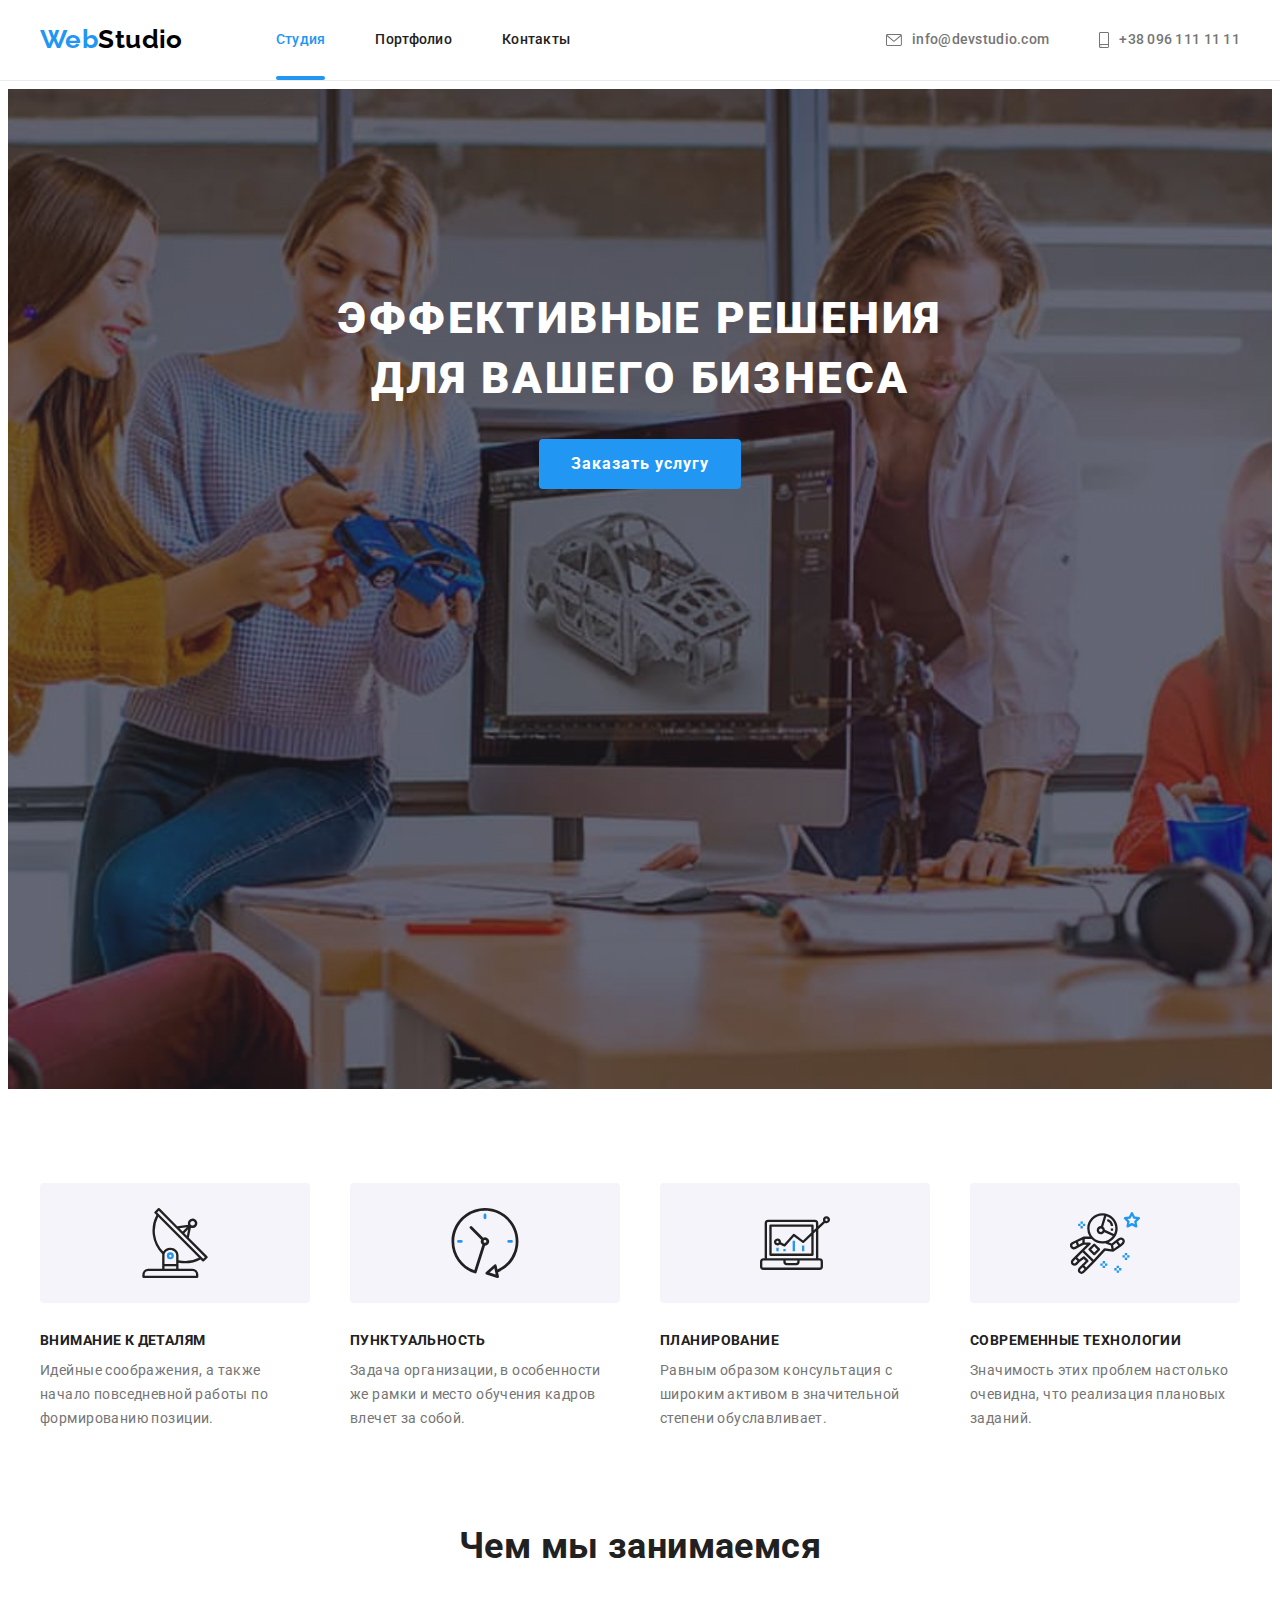
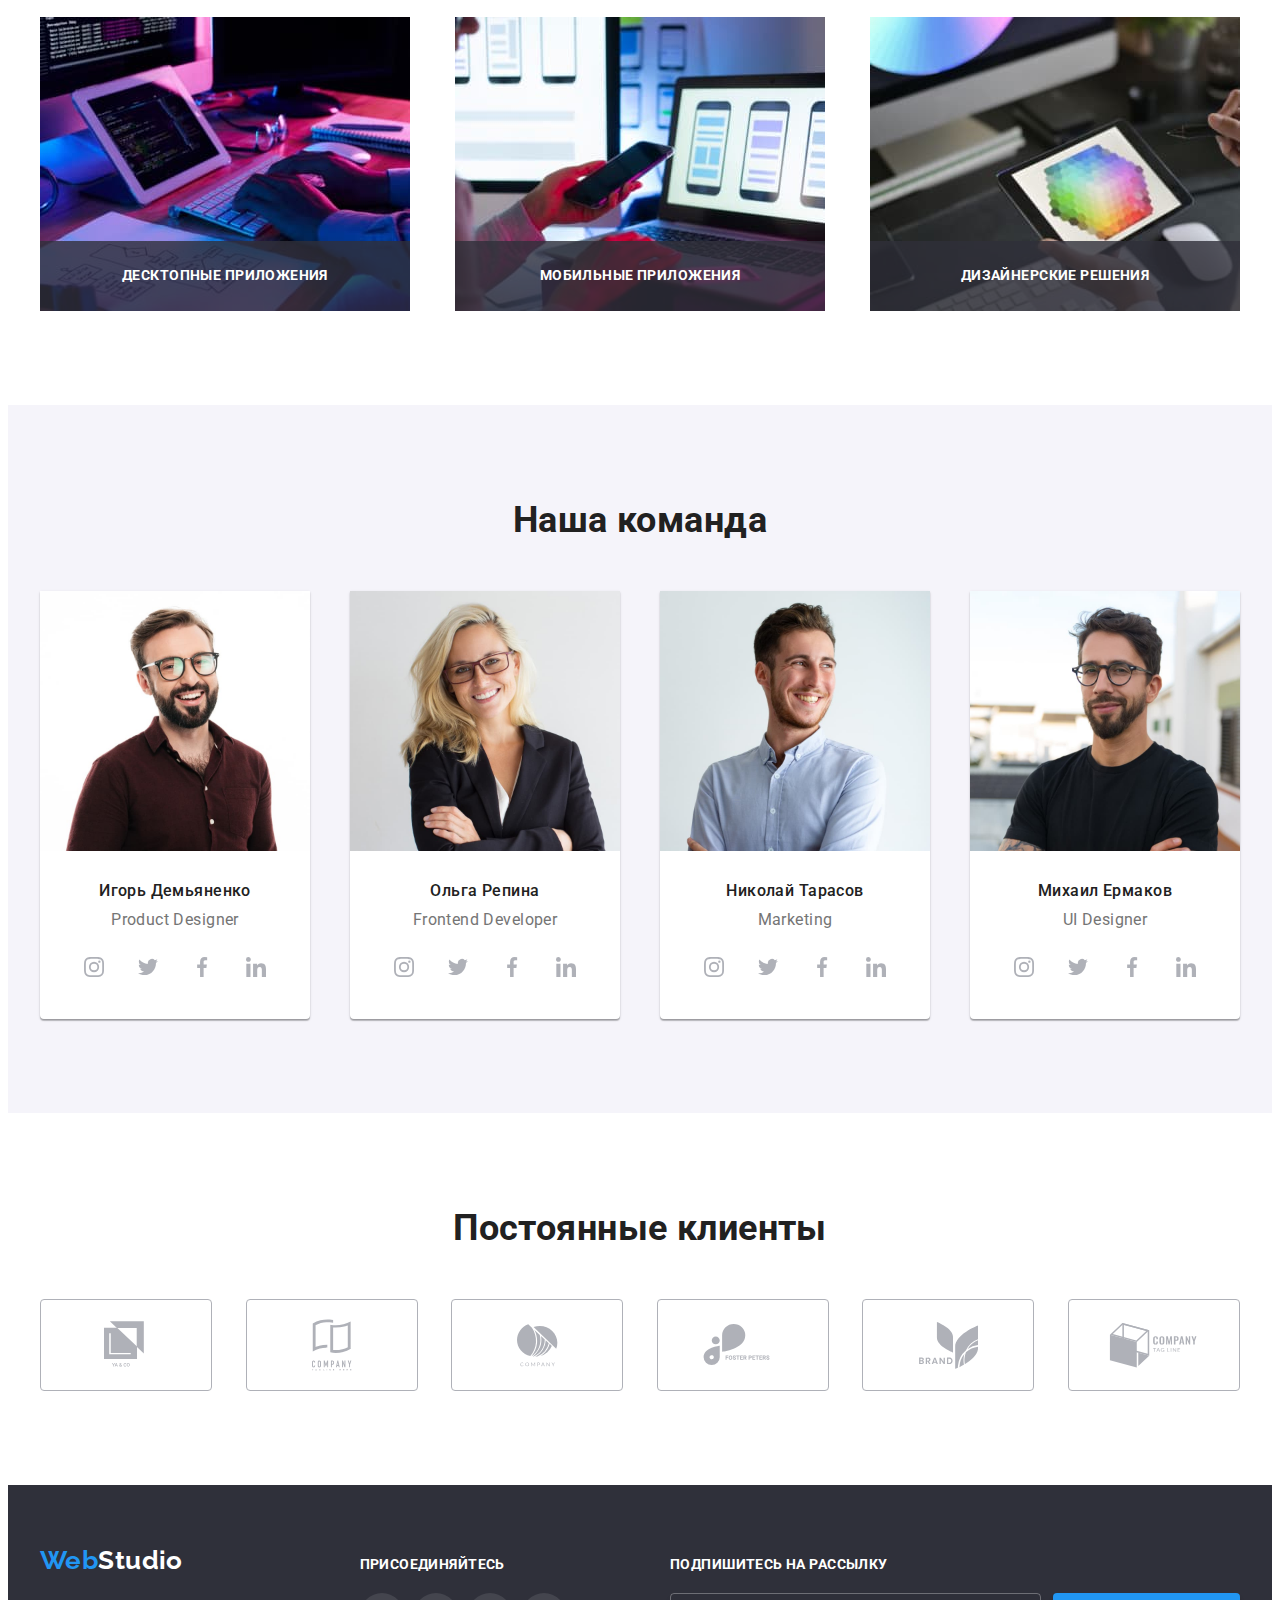
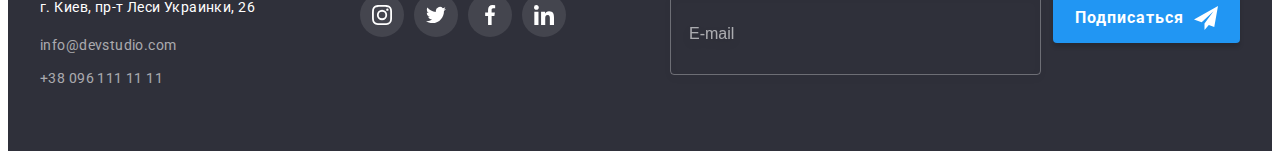
<file: index.html>
<!DOCTYPE html>
<html lang="ru">
	<head>
		<meta charset="UTF-8">
		<meta name="viewport" content="width=device-width, initial-scale=1.0">
		<title>Студия WebStudio</title>
		<link rel="preconnect" href="https://fonts.gstatic.com">
		<link href="https://fonts.googleapis.com/css2?family=Raleway:wght@700&family=Roboto:wght@400;500;700;900&display=swap"
			rel="stylesheet">
		<link rel="stylesheet" href="https://cdnjs.cloudflare.com/ajax/libs/modern-normalize/1.0.0/modern-normalize.css"
			integrity="sha512-Zx6MlUMKSVJoQ+83OwhdILe8cSEsCzfqThJd7J/VA2UrK6Ctj85p+xzqfyuNXE5B1k25uUdmJ2OzItbBy9GHAQ=="
			crossorigin="anonymous" />
		<link rel="stylesheet" href="./css/styles.css">
	</head>
	<body>
		<header class="page-header">
			<div class="container header-container">
				<nav>
					<a class="nav-logo notunderline" href="./index.html">
						<span class="logo-first-part">Web</span>Studio
					</a>
					<ul class="site-nav nolist">
						<li class="item"><a class="link notunderline current" href="">Студия</a></li>
						<li class="item"><a class="link notunderline" href="./portfolio.html">Портфолио</a></li>
						<li class="item"><a class="link notunderline" href="">Контакты</a></li>
					</ul>
				</nav>
				<address class="contacts">
					<ul class="site-contacts nolist">
						<li class="item">
							<a class="link notunderline" href="mailto:info@devstudio.com">
								<svg class="item-icon-envelope">
									<use href="./images/sprite.svg#icon-envelope"></use>
								</svg>
								info@devstudio.com
							</a>
						</li>
						<li class="item">
							<a class="link notunderline" href="tel:+380961111111">
								<svg class="item-icon-smartphone">
									<use href="./images/sprite.svg#icon-smartphone"></use>
								</svg>
								+38 096 111 11 11
							</a>
						</li>	
					</ul> 
				</address>
			</div>
		</header>
		<main>
			<!--? Герой -->
			<section class="hero">
				<div class="content-hero">
					<h1 class="hero-title upcase">Эффективные решения<br> для вашего бизнеса</h1>
					<button class="hero-order" type="button"  data-modal-open>Заказать услугу</button>
				</div>
			</section>
			<!--? Особенности -->
			<section class="features">
				<div class="container">
					<h2 class="hidden">Особенности</h2>
					<ul class="features-list nolist">
						<li class="item">
							<div class="rectangle-icon">
								<svg class="icon">
									<use href="./images/sprite.svg#antenna"></use>
								</svg>
							</div>
							<h3 class="features-title upcase">Внимание к деталям</h3>
							<p class="text">Идейные соображения, а также начало повседневной работы по формированию позиции.</p>
						</li>
						<li class="item">
							<div class="rectangle-icon">
								<svg class="icon">
									<use href="./images/sprite.svg#clock"></use>
								</svg>
							</div>
							<h3 class="features-title upcase">Пунктуальность</h3>
							<p class="text">Задача организации, в особенности же рамки и место обучения кадров влечет за собой.</p>
						</li>
						<li class="item">
							<div class="rectangle-icon">
								<svg class="icon">
									<use href="./images/sprite.svg#diagram"></use>
								</svg>
							</div>
							<h3 class="features-title upcase">Планирование</h3>
							<p class="text">Равным образом консультация с широким активом в значительной степени обуславливает.</p>
						</li>
						<li class="item">
							<div class="rectangle-icon">
								<svg class="icon">
									<use href="./images/sprite.svg#astronaut"></use>
								</svg>
							</div>
							<h3 class="features-title upcase">Современные технологии</h3>
							<p class="text">Значимость этих проблем настолько очевидна, что реализация плановых заданий.</p>
						</li>
					</ul>
				</div>
			</section>
			<!--? Чем мы занимаемся -->
			<section class="work">
				<div class="container">
					<h2 class="work-title">Чем мы занимаемся</h2>
					<ul class="work-list nolist">
						<li class="item">
							<img class="content" src="./images/box1.jpg" alt="Человек печатает на клавиатуре, рядом с монитором стоит планшет" width="370">
							<p class="text upcase">Десктопные приложения</p>
						</li>
						<li class="item">
							<img class="content" src="./images/box2.jpg" alt="Человек работает на ноутбуке и держит в руке смартфон" width="370">
							<p class="text upcase">Мобильные приложения</p>
						</li>
						<li class="item">
							<img class="content" src="./images/box3.jpg" alt="Человек держит в руке планшет, на нем изображена палитра цветов, а во второй руке стилус для рисования" width="370">
							<p class="text upcase">Дизайнерские решения</p>
						</li>
					</ul>
				</div>
			</section>
			<!--? Наша команда -->
			<section class="team">
				<div class="container">
					<h2 class="team-title">Наша команда</h2>
					<ul class="team-list nolist">
						<li class="block">
							<img class="photo" src="./images/prodes.jpg" alt="Улыбающийся молодой человек, шатен, в бордовой рубашке, очках, с бородой и усами" width="270">
							<div class="team-list-content">
								<h3 class="member">Игорь Демьяненко</h3>
								<p class="position">Product Designer</p>
								<ul class="team-list-social-links nolist">
									<li class="item">
										<a class="link notunderline" href="">
											<svg class="link-icon">
												<use href="./images/sprite.svg#icon-inst"></use>
											</svg>
										</a>
									</li>
									<li class="item">
										<a class="link notunderline" href="">
											<svg class="link-icon">
												<use href="./images/sprite.svg#icon-twit"></use>
											</svg>
										</a>
									</li>
									<li class="item">
										<a class="link notunderline" href="">
											<svg class="link-icon">
												<use href="./images/sprite.svg#icon-face"></use>
											</svg>
										</a>
									</li>
									<li class="item">
										<a class="link notunderline" href="">
											<svg class="link-icon">
												<use href="./images/sprite.svg#icon-link"></use>
											</svg>
										</a>
									</li>
								</ul>
							</div>
						</li>
						<li class="block">
							<img class="photo" src="./images/frodev.jpg" alt="Улыбающаяся молодая девушка, блондинка, в пиджаке и очках" width="270">
							<div class="team-list-content">
								<h3 class="member">Ольга Репина</h3>
								<p class="position">Frontend Developer</p>
								<ul class="team-list-social-links nolist">
									<li class="item">
										<a class="link notunderline" href="">
											<svg class="link-icon">
												<use href="./images/sprite.svg#icon-inst"></use>
											</svg>
										</a>
									</li>
									<li class="item">
										<a class="link notunderline" href="">
											<svg class="link-icon">
												<use href="./images/sprite.svg#icon-twit"></use>
											</svg>
										</a>
									</li>
									<li class="item">
										<a class="link notunderline" href="">
											<svg class="link-icon">
												<use href="./images/sprite.svg#icon-face"></use>
											</svg>
										</a>
									</li>
									<li class="item">
										<a class="link notunderline" href="">
											<svg class="link-icon">
												<use href="./images/sprite.svg#icon-link"></use>
											</svg>
										</a>
									</li>
								</ul>
							</div>
						</li>
						<li class="block">
							<img class="photo" src="./images/mar.jpg" alt="Улыбающийся молодой человек, шатен, в голубой рубашке, с рыжей бородой и усами" width="270">
							<div class="team-list-content">
								<h3 class="member">Николай Тарасов</h3>
								<p class="position">Marketing</p>
								<ul class="team-list-social-links nolist">
									<li class="item">
										<a class="link notunderline" href="">
											<svg class="link-icon">
												<use href="./images/sprite.svg#icon-inst"></use>
											</svg>
										</a>
									</li>
									<li class="item">
										<a class="link notunderline" href="">
											<svg class="link-icon">
												<use href="./images/sprite.svg#icon-twit"></use>
											</svg>
										</a>
									</li>
									<li class="item">
										<a class="link notunderline" href="">
											<svg class="link-icon">
												<use href="./images/sprite.svg#icon-face"></use>
											</svg>
										</a>
									</li>
									<li class="item">
										<a class="link notunderline" href="">
											<svg class="link-icon">
												<use href="./images/sprite.svg#icon-link"></use>
											</svg>
										</a>
									</li>
								</ul>
							</div>
						</li>
						<li class="block">
							<img class="photo" src="./images/uides.jpg" alt="Ухмыляющийся молодой человек, брюнет, в чёрной футболке, очках, с бородой и усами" width="270">
							<div class="team-list-content">
								<h3 class="member">Михаил Ермаков</h3>
								<p class="position">UI Designer</p>
								<ul class="team-list-social-links nolist">
									<li class="item">
										<a class="link notunderline" href="">
											<svg class="link-icon">
												<use href="./images/sprite.svg#icon-inst"></use>
											</svg>
										</a>
									</li>
									<li class="item">
										<a class="link notunderline" href="">
											<svg class="link-icon">
												<use href="./images/sprite.svg#icon-twit"></use>
											</svg>
										</a>
									</li>
									<li class="item">
										<a class="link notunderline" href="">
											<svg class="link-icon">
												<use href="./images/sprite.svg#icon-face"></use>
											</svg>
										</a>
									</li>
									<li class="item">
										<a class="link notunderline" href="">
											<svg class="link-icon">
												<use href="./images/sprite.svg#icon-link"></use>
											</svg>
										</a>
									</li>
								</ul>
							</div>
						</li>
					</ul>
				</div>
			</section>
			<!--? Постоянные клиенты -->
			<section class="clients">
				<div class="container">
					<h2 class="clients-title">Постоянные клиенты</h2>
					<ul class="clients-list nolist">
						<li>
							<a class="link notunderline" href="">
								<svg class="link-logo-1">
									<use href="./images/sprite.svg#icon-logo-1"></use>
								</svg>
							</a>
						</li>
						<li>
							<a class="link notunderline" href="">
								<svg class="link-logo-2">
									<use href="./images/sprite.svg#icon-logo-2"></use>
								</svg>
							</a>
						</li>
						<li>
							<a class="link notunderline" href="">
								<svg class="link-logo-3">
									<use href="./images/sprite.svg#icon-logo-3"></use>
								</svg>
							</a>
						</li>
						<li>
							<a class="link notunderline" href="">
								<svg class="link-logo-4">
									<use href="./images/sprite.svg#icon-logo-4"></use>
								</svg>
							</a>
						</li>
						<li>
							<a class="link notunderline" href="">
								<svg class="link-logo-5">
									<use href="./images/sprite.svg#icon-logo-5"></use>
								</svg>
							</a>
						</li>
						<li>
							<a class="link notunderline" href="">
								<svg class="link-logo-6">
									<use href="./images/sprite.svg#icon-logo-6"></use>
								</svg>
							</a>
						</li>
					</ul>
				</div>
			</section>
		</main>
		<footer>
			<div class="container footer-flex">
				<!--? Лого, адрес и контакты -->
				<div class="logo-address">
					<a class="logo-footer notunderline " href="./index.html"><span class="logo-first-part">Web</span>Studio</a> 
					<address class="address-contacts">
						<ul class="address-contacts-list nolist">
							<li class="item">
								<p class="address">г. Киев, пр-т Леси Украинки, 26</p>
							</li>
							<li class="item">
								<a class="contacts notunderline" href="mailto:info@devstudio.com">info@devstudio.com</a>
							</li>
							<li class="item">
								<a class="contacts notunderline" href="tel:+380961111111">+38 096 111 11 11</a>
							</li>
						</ul>
					</address>
				</div>
				<!--? Соцсети -->
				<div class="join">
					<p class="join-title upcase">Присоединяйтесь</p>
					<ul class="join-social-links nolist">
						<li class="item">
							<a class="link notunderline" href="">
								<svg class="link-icon">
									<use href="./images/sprite.svg#icon-inst"></use>
								</svg>
							</a>
						</li>
						<li class="item">
							<a class="link notunderline" href="">
								<svg class="link-icon">
									<use href="./images/sprite.svg#icon-twit"></use>
								</svg>
							</a>
						</li>
						<li class="item">
							<a class="link notunderline" href="">
								<svg class="link-icon">
									<use href="./images/sprite.svg#icon-face"></use>
								</svg>
							</a>
						</li>
						<li class="item">
							<a class="link notunderline" href="">
								<svg class="link-icon">
									<use href="./images/sprite.svg#icon-link"></use>
								</svg>
							</a>
						</li>
					</ul>
				</div>
				<!--? Подписка на рассылку -->
				<div class="subscribe">
					<p class="subscribe-title upcase">Подпишитесь на рассылку</p>
					<form class="subscribe-form js-speaker-form">
						<input class="email" type="email" name="email" placeholder="E-mail">
						<button class="submit" type="submit">
							Подписаться
							<svg class="submit-icon">
								<use href="./images/sprite.svg#send"></use>
							</svg>
						</button>
					</form>
				</div>
			</div>
		</footer>
		<!--? Модальное окно -->
		<div class="backdrop is-hidden" data-modal>
			<div class="modal">
				<button class="modal-close" data-modal-close>
					<svg class="close-icon">
						<use href="./images/sprite.svg#close"></use>
					</svg>
				</button>
				<p class="modal-title">Оставьте свои данные, мы вам перезвоним</p>
				<form class="call-back-form js-speaker-form">
					<div class="form-field">
						<label class="form-label" for="name">Имя</label>
						<div class="form-input-icons">
							<input class="form-input" type="text" name="name" id="name">
							<svg class="form-icons">
								<use href="./images/sprite.svg#person"></use>
							</svg>
						</div>
					</div>
					<div class="form-field">
						<label class="form-label" for="tel">Телефон</label>
						<div class="form-input-icons">
							<input class="form-input" type="tel" name="tel" id="tel">
							<svg class="form-icons">
								<use href="./images/sprite.svg#phone"></use>
							</svg>
						</div>
					</div>
					<div class="form-field">
						<label class="form-label" for="email">Почта</label>
						<div class="form-input-icons">
							<input class="form-input" type="email" name="email" id="email">
							<svg class="form-icons">
								<use href="./images/sprite.svg#email"></use>
							</svg>
						</div>
					</div>
					<div class="form-field">
						<label class="form-label" for="comment">Комментарий</label>
						<textarea class="form-comment" name="comment" id="comment" placeholder="Введите текст"></textarea>
					</div>
					<div class="mailing">
						<input class="checkbox hidden" type="checkbox" name="checkbox" id="checkbox">
						<label class="consent" for="checkbox">Соглашаюсь с рассылкой и принимаю <a class="contract" href="">Условия договора</a></label>
					</div>
					<button class="submit" type="submit">Отправить</button>
				</form>
			</div>
		</div>
		<script src="./js/header.js"></script>
		<script src="./js/submit.js"></script>
		<script src="./js/modal.js"></script>
	</body>
</html>
</file>
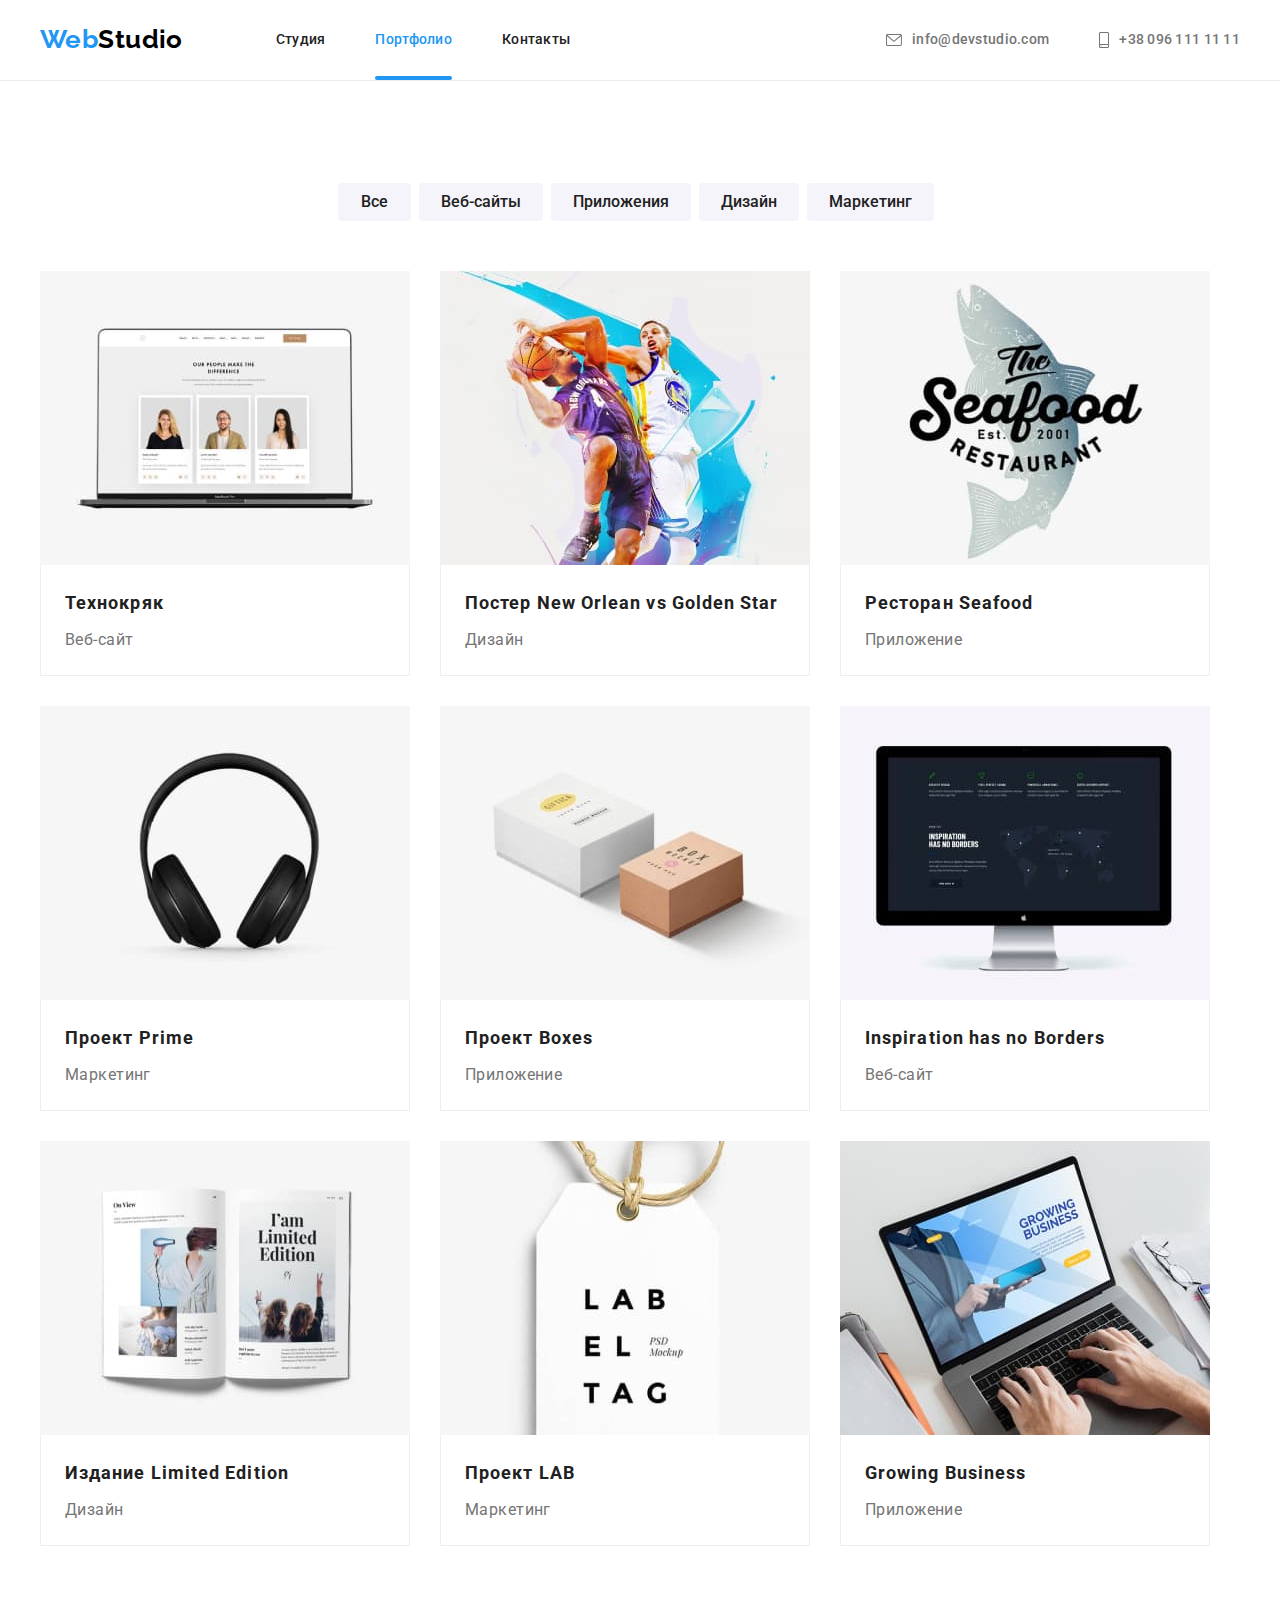
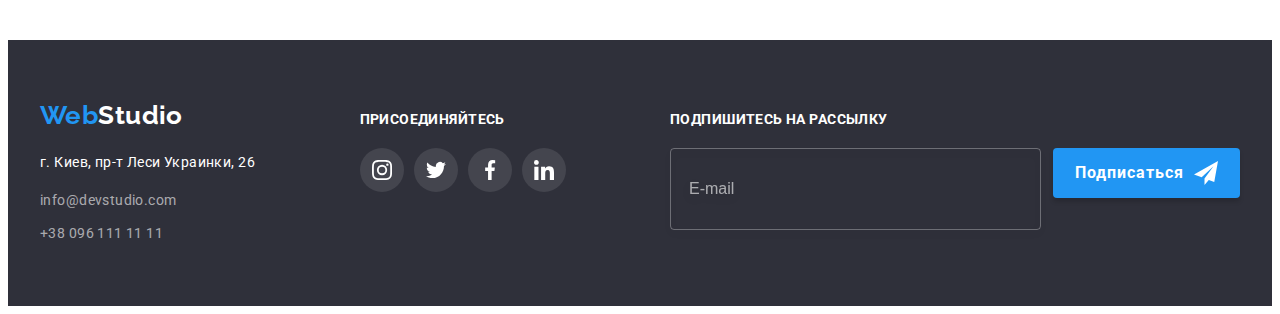
<file: portfolio.html>
<!DOCTYPE html>
<html lang="ru">
	<head>
		<meta charset="UTF-8">
		<meta name="viewport" content="width=device-width, initial-scale=1.0">
		<title>Портфолио WebStudio</title>
		<link rel="preconnect" href="https://fonts.gstatic.com">
		<link href="https://fonts.googleapis.com/css2?family=Raleway:wght@700&family=Roboto:wght@400;500;700;900&display=swap"
			rel="stylesheet">
		<link rel="stylesheet" href="https://cdnjs.cloudflare.com/ajax/libs/modern-normalize/1.0.0/modern-normalize.css"
			integrity="sha512-Zx6MlUMKSVJoQ+83OwhdILe8cSEsCzfqThJd7J/VA2UrK6Ctj85p+xzqfyuNXE5B1k25uUdmJ2OzItbBy9GHAQ=="
			crossorigin="anonymous" />
		<link rel="stylesheet" href="./css/styles.css">
	</head>
	<body>
		<header class="page-header">
			<div class="container header-container">
				<nav>
					<a class="nav-logo notunderline" href="./index.html">
						<span class="logo-first-part">Web</span>Studio
					</a>
					<ul class="site-nav nolist">
						<li class="item"><a class="link notunderline" href="./index.html">Студия</a></li>
						<li class="item"><a class="link notunderline current" href="./portfolio.html">Портфолио</a></li>
						<li class="item"><a class="link notunderline" href="">Контакты</a></li>
					</ul>
				</nav>
				<address class="contacts">
					<ul class="site-contacts nolist">
						<li class="item">
							<a class="link notunderline" href="mailto:info@devstudio.com">
								<svg class="item-icon-envelope">
									<use href="./images/sprite.svg#icon-envelope"></use>
								</svg>
								info@devstudio.com
							</a>
						</li>
						<li class="item">
							<a class="link notunderline" href="tel:+380961111111">
								<svg class="item-icon-smartphone">
									<use href="./images/sprite.svg#icon-smartphone"></use>
								</svg>
								+38 096 111 11 11
							</a>
						</li>
					</ul>
				</address>
			</div>
		</header>
		<main>
			<!--? Проекты -->
			<section class="projects">
				<div class="container">
					<h2 class="hidden">Наши проекты</h2>
					<ul class="filter nolist">
						<li><button class="filter-button" type="button">Все</button></li>
						<li><button class="filter-button" type="button">Веб-сайты</button></li>
						<li><button class="filter-button" type="button">Приложения</button></li>
						<li><button class="filter-button" type="button">Дизайн</button></li>
						<li><button class="filter-button" type="button">Маркетинг</button></li>
					</ul>
					<ul class="projects-list nolist">
						<li class="item">
							<a class="link notunderline" href="">
								<div class="project-img-wrapper">
									<img class="item-img" src="./images/tehnokryak.jpg" alt="Включенный ноутбук с открытым проектом в браузере" width="370">
									<div class="project-overlay">
										<p class="text">Технокряк это современная площадка распространения коронавируса. Компании используют эту платформу для цифрового шпионажа и атак на защищённые сервера конкурентов.</p>
									</div>
								</div>
								<div class="projects-list-description">
									<h2 class="title">Технокряк</h2>
									<p class="partition">Веб-сайт</p>
								</div>
							</a>
						</li>
						<li class="item">
							<a class="link notunderline" href="">
								<div class="project-img-wrapper">
									<img class="item-img" src="./images/poster-novsgs.jpg" alt="Баскетболист в белой форме блокирует мяч баскетболиста в фиолетовой форме" width="370">
									<div class="project-overlay">
										<p class="text">Технокряк это современная площадка распространения коронавируса. Компании используют эту платформу для цифрового шпионажа и атак на защищённые сервера конкурентов.</p>
									</div>
								</div>
								<div class="projects-list-description">
									<h2 class="title">Постер New Orlean vs Golden Star</h2>
									<p class="partition">Дизайн</p>
								</div>
							</a>
						</li>
						<li class="item">
							<a class="link notunderline" href="">
								<div class="project-img-wrapper">
									<img class="item-img" src="./images/seafood.jpg" alt="Логотип ресторана" width="370">
									<div class="project-overlay">
										<p class="text">Технокряк это современная площадка распространения коронавируса. Компании используют эту платформу для цифрового шпионажа и атак на защищённые сервера конкурентов.</p>
									</div>
								</div>
								<div class="projects-list-description">
									<h2 class="title">Ресторан Seafood</h2>
									<p class="partition">Приложение</p>
								</div>
							</a>
						</li>
						<li class="item">
							<a class="link notunderline" href="">
								<div class="project-img-wrapper">
									<img class="item-img" src="./images/prime.jpg" alt="Полноразмерные блютуз наушники" width="370">
									<div class="project-overlay">
										<p class="text">Технокряк это современная площадка распространения коронавируса. Компании используют эту платформу для цифрового шпионажа и атак на защищённые сервера конкурентов.</p>
									</div>
								</div>
								<div class="projects-list-description">
									<h2 class="title">Проект Prime</h2>
									<p class="partition">Маркетинг</p>
								</div>
							</a>
						</li>
						<li class="item">
							<a class="link notunderline" href="">
								<div class="project-img-wrapper">
									<img class="item-img" src="./images/boxes.jpg" alt="Белая и коричневая коробки с логотипами" width="370">
									<div class="project-overlay">
										<p class="text">Технокряк это современная площадка распространения коронавируса. Компании используют эту платформу для цифрового шпионажа и атак на защищённые сервера конкурентов.</p>
									</div>
								</div>
								<div class="projects-list-description">
									<h2 class="title">Проект Boxes</h2>
									<p class="partition">Приложение</p>
								</div>
							</a>
						</li>
						<li class="item">
							<a class="link notunderline" href="">
								<div class="project-img-wrapper">
									<img class="item-img" src="./images/insp-has-no-b.jpg" alt="Включенный аймак с открытым проектом" width="370">
									<div class="project-overlay">
										<p class="text">Технокряк это современная площадка распространения коронавируса. Компании используют эту платформу для цифрового шпионажа и атак на защищённые сервера конкурентов.</p>
									</div>
								</div>
								<div class="projects-list-description">
									<h2 class="title">Inspiration has no Borders</h2>
									<p class="partition">Веб-сайт</p>
								</div>
							</a>
						</li>
						<li class="item">
							<a class="link notunderline" href="">
								<div class="project-img-wrapper">
									<img class="item-img" src="./images/lim-ed.jpg" alt="Открытый журнал с фотографиями девушек и текстом" width="370">
									<div class="project-overlay">
										<p class="text">Технокряк это современная площадка распространения коронавируса. Компании используют эту платформу для цифрового шпионажа и атак на защищённые сервера конкурентов.</p>
									</div>
								</div>
								<div class="projects-list-description">
									<h2 class="title">Издание Limited Edition</h2>
									<p class="partition">Дизайн</p>
								</div>
							</a>
						</li>
						<li class="item">
							<a class="link notunderline" href="">
								<div class="project-img-wrapper">
									<img class="item-img" src="./images/lab.jpg" alt="Бирка с надписью LAB EL TAG" width="370">
									<div class="project-overlay">
										<p class="text">Технокряк это современная площадка распространения коронавируса. Компании используют эту платформу для цифрового шпионажа и атак на защищённые сервера конкурентов.</p>
									</div>
								</div>
								<div class="projects-list-description">
									<h2 class="title">Проект LAB</h2>
									<p class="partition">Маркетинг</p>
								</div>
							</a>
						</li>
						<li class="item">
							<a class="link notunderline" href="">
								<div class="project-img-wrapper">
									<img class="item-img" src="./images/grow-bus.jpg" alt="Мужские руки печатают на ноутбуке, а на экране отображается проект" width="370">
									<div class="project-overlay">
										<p class="text">Технокряк это современная площадка распространения коронавируса. Компании используют эту платформу для цифрового шпионажа и атак на защищённые сервера конкурентов.</p>
									</div>
								</div>
								<div class="projects-list-description">
									<h2 class="title">Growing Business</h2>
									<p class="partition">Приложение</p>
								</div>
							</a>
						</li>
					</ul>
				</div>
			</section>
		</main>
		<footer>
			<div class="container footer-flex">
				<!--? Лого, адрес и контакты -->
				<div class="logo-address">
					<a class="logo-footer notunderline " href="./index.html"><span class="logo-first-part">Web</span>Studio</a>
					<address class="address-contacts">
						<ul class="address-contacts-list nolist">
							<li class="item">
								<p class="address">г. Киев, пр-т Леси Украинки, 26</p>
							</li>
							<li class="item">
								<a class="contacts notunderline" href="mailto:info@devstudio.com">info@devstudio.com</a>
							</li>
							<li class="item">
								<a class="contacts notunderline" href="tel:+380961111111">+38 096 111 11 11</a>
							</li>
						</ul>
					</address>
				</div>
				<!--? Соцсети -->
				<div class="join">
					<p class="join-title upcase">Присоединяйтесь</p>
					<ul class="join-social-links nolist">
						<li class="item">
							<a class="link notunderline" href="">
								<svg class="link-icon">
									<use href="./images/sprite.svg#icon-inst"></use>
								</svg>
							</a>
						</li>
						<li class="item">
							<a class="link notunderline" href="">
								<svg class="link-icon">
									<use href="./images/sprite.svg#icon-twit"></use>
								</svg>
							</a>
						</li>
						<li class="item">
							<a class="link notunderline" href="">
								<svg class="link-icon">
									<use href="./images/sprite.svg#icon-face"></use>
								</svg>
							</a>
						</li>
						<li class="item">
							<a class="link notunderline" href="">
								<svg class="link-icon">
									<use href="./images/sprite.svg#icon-link"></use>
								</svg>
							</a>
						</li>
					</ul>
				</div>
				<!--? Подписка на рассылку -->
				<div class="subscribe">
					<p class="subscribe-title upcase">Подпишитесь на рассылку</p>
					<form class="subscribe-form js-speaker-form">
						<input class="email" type="email" name="email" placeholder="E-mail">
						<button class="submit" type="submit">
							Подписаться
							<svg class="submit-icon">
								<use href="./images/sprite.svg#send"></use>
							</svg>
						</button>
					</form>
				</div>
			</div>
		</footer>
		<script src="./js/header.js"></script>
		<script src="./js/submit.js"></script>
	</body>
</html>
</file>
<file: css/styles.css>
:root {
  --cubic-bezier: cubic-bezier(0.4, 0, 0.2, 1);

  --primary-text-color: #757575;
  --secondary-text-color: #212121;
  --tertiary-text-color: #ffffff;
  --logo-color: #000000;
  --accent-color: #2196f3;
  --primary-background-color: #ffffff;
  --secondary-background-color: #2f303a;
  --tertiary-background-color: #f5f4fa;
  --border-header-color: #ececec;
  --content-hero-background-color: #c4c4c4;
  --content-hero-gradient-color: rgba(47, 48, 58, 0.4);
  --hero-button-hover-background-color: #188ce8;
  --modal-button-border-color: rgba(0, 0, 0, 0.1);
  --work-list-text-background-color: rgba(47, 48, 58, 0.8);
  --svg-icons-color: #afb1b8;
  --footer-contacts-color: rgba(255, 255, 255, 0.6);
  --footer-links-background-color: rgba(255, 255, 255, 0.1);
  --footer-subscribe-form-border-color: rgba(255, 255, 255, 0.3);
  --backdrop-background-color: rgba(0, 0, 0, 0.2);
  --form-input-border-color: rgba(33, 33, 33, 0.2);
  --comment-placeholder-color: rgba(117, 117, 117, 0.5);

  --border-projects-list-color: #eeeeee;
  --project-overlay-background-color: rgba(33, 150, 243, 0.9);
}
body {
  color: var(--primary-text-color);
  background-color: var(--primary-background-color);

  font-family: 'Roboto', sans-serif;
  font-size: 14px;
  line-height: 1.71;
  letter-spacing: 0.03em;
}
.page-header {
  position: fixed;
  top: 0;
  left: 0;

  width: 100%;
  min-height: 80px;
  border-bottom: 1px solid var(--border-header-color);

  background-color: var(--primary-background-color);

  z-index: 1;
}
/** Точечные стили */
.notunderline {
  text-decoration: none;
}
.nolist {
  list-style: none;
}
.upcase {
  text-transform: uppercase;
}
.hidden {
  position: absolute;
  clip: rect(0 0 0 0);
  width: 1px;
  height: 1px;
  margin: -1px;
}
.container {
  margin-right: auto;
  margin-left: auto;
  width: 1200px;
  padding-right: 15px;
  padding-left: 15px;
}
/** Хедер */
.header-container {
  display: flex;
  align-items: center;
}
/** Навигация */
nav {
  display: flex;
}
/** Лого */
.nav-logo,
.logo-footer {
  margin-top: 0;
  margin-bottom: 0;

  color: var(--logo-color);

  font-family: 'Raleway', sans-serif;
  font-weight: 700;
  font-size: 26px;
  line-height: 1.19;
}
.nav-logo {
  padding-top: 24px;
  padding-bottom: 24px;
}
.logo-first-part {
  color: var(--accent-color);
}
.site-nav {
  display: flex;
  margin-top: 0;
  margin-bottom: 0;
  margin-left: 93px;
  padding-left: 0;
}
.site-nav .item {
  position: relative;
}
.site-nav .item:not(:last-child) {
  margin-right: 50px;
}
.site-nav .link {
  display: block;
  padding-top: 32px;
  padding-bottom: 31px;

  color: var(--secondary-text-color);

  font-weight: 500;
  font-size: 14px;
  line-height: 1.14;
  letter-spacing: 0.02em;

  transition: color 250ms var(--cubic-bezier);
}
.site-nav .link:hover,
.site-nav .link:focus {
  color: var(--accent-color);
}
.site-nav .link.current {
  color: var(--accent-color);
}
.site-nav .link.current::after {
  position: absolute;
  bottom: -1px;

  content: '';
  display: block;
  width: 100%;
  height: 4px;
  border-radius: 2px;

  background-color: var(--accent-color);
}
/** Контакты */
.header-container .contacts {
  font-style: normal;
  margin-left: auto;
}
.site-contacts {
  display: flex;
  margin-top: 0;
  margin-bottom: 0;
  padding-left: 0;
}
.site-contacts .item:not(:last-child) {
  margin-right: 50px;
}
.site-contacts .link {
  display: flex;
  padding-top: 32px;
  padding-bottom: 31px;
  align-items: center;

  color: var(--primary-text-color);

  font-weight: 500;
  font-size: 14px;
  line-height: 1.14;
  letter-spacing: 0.02em;

  transition: color 250ms var(--cubic-bezier);
}
.site-contacts .link:hover,
.site-contacts .link:focus,
.address-contacts-list .contacts:hover,
.address-contacts-list .contacts:focus {
  color: var(--accent-color);
}
.item-icon-envelope {
  width: 16px;
  height: 12px;
  margin-right: 10px;

  fill: currentColor;
}
.item-icon-smartphone {
  width: 10px;
  height: 16px;
  margin-right: 10px;

  fill: currentColor;
}
/** Мейн */
/** Герой */
.hero {
  background-color: var(--secondary-background-color);
}
.content-hero {
  max-width: 1600px;
  height: 600px;
  margin-right: auto;
  margin-left: auto;
  padding-top: 200px;
  padding-bottom: 200px;
  text-align: center;

  background-color: var(--content-hero-background-color);
  background-image: linear-gradient(
      to right,
      var(--content-hero-gradient-color),
      var(--content-hero-gradient-color)
    ),
    url(../images/hero.jpg);
  background-position: center;
  background-repeat: no-repeat;
  background-size: cover;
}
.hero-title {
  margin-top: 0;
  margin-bottom: 30px;

  color: var(--tertiary-text-color);

  font-weight: 900;
  font-size: 44px;
  line-height: 1.36;
  letter-spacing: 0.06em;
}
.hero-order {
  padding-top: 10px;
  padding-bottom: 10px;
  padding-left: 32px;
  padding-right: 32px;
  border-radius: 4px;
  border: 0 solid transparent;
  min-width: 200px;

  color: var(--tertiary-text-color);
  background-color: var(--accent-color);

  font-family: inherit;
  font-weight: 700;
  font-size: 16px;
  line-height: 1.88;
  letter-spacing: 0.06em;

  cursor: pointer;

  transition: background-color 250ms var(--cubic-bezier);
}
.hero-order:hover,
.hero-order:focus {
  background-color: var(--hero-button-hover-background-color);
}
.hero-order:active {
  transform: translateY(2px);
}
/** Особенности */
.features {
  padding-top: 94px;
  padding-bottom: 94px;
}
.features-list {
  display: flex;
  justify-content: space-between;
  margin-top: 0;
  margin-bottom: 0;
  padding-left: 0;
}
.features-list .item {
  width: 270px;
}
.rectangle-icon {
  display: inline-flex;
  align-items: center;
  justify-content: center;
  margin-bottom: 30px;
  width: 270px;
  height: 120px;
  border-radius: 4px;

  background-color: var(--tertiary-background-color);
}
.rectangle-icon .icon {
  width: 70px;
  height: 70px;
}
.features-title {
  margin-top: 0;
  margin-bottom: 10px;

  color: var(--secondary-text-color);

  font-weight: 700;
  font-size: 14px;
  line-height: 1.14;
}
.features-list .text {
  margin-top: 0;
  margin-bottom: 0;
}
/** Работа */
.work {
  padding-bottom: 94px;
}
/** Работа, Команда */
.work-title,
.team-title {
  margin-top: 0;
  margin-bottom: 50px;
  text-align: center;

  color: var(--secondary-text-color);

  font-weight: 700;
  font-size: 36px;
  line-height: 1.17;
}
.work-list,
.team-list,
.clients-list {
  display: flex;
  justify-content: space-between;
  margin-top: 0;
  margin-bottom: 0;
  padding-left: 0;
}
.work-list .content,
.team-list .photo {
  display: block;
  max-width: 100%;
  height: auto;
}
.work-list .item {
  position: relative;
}
.work-list .text {
  position: absolute;
  left: 0;
  bottom: 0;

  width: 100%;
  margin-top: 0;
  margin-bottom: 0;
  padding-top: 27px;
  padding-bottom: 27px;
  text-align: center;

  color: var(--tertiary-text-color);
  background-color: var(--work-list-text-background-color);

  font-weight: 700;
  font-size: 14px;
  line-height: 1.14;
}
/** Команда */
.team {
  padding-top: 94px;
  padding-bottom: 94px;

  background-color: var(--tertiary-background-color);
}
.team-list .block {
  border-radius: 0px 0px 4px 4px;

  background-color: var(--primary-background-color);

  box-shadow: 0px 1px 3px rgba(0, 0, 0, 0.12), 0px 1px 1px rgba(0, 0, 0, 0.14),
    0px 2px 1px rgba(0, 0, 0, 0.2);
}
.team-list-content {
  padding-top: 30px;
  padding-bottom: 30px;
  text-align: center;
}
.team-list-content .member {
  margin-top: 0;
  margin-bottom: 10px;

  color: var(--secondary-text-color);

  font-weight: 500;
  font-size: 16px;
  line-height: 1.19;
}
.team-list-content .position {
  margin-top: 0;
  margin-bottom: 16px;

  font-size: 16px;
  line-height: 1.19;
}
.team-list-social-links {
  display: flex;
  justify-content: center;
  padding-left: 0;
}
.team-list-social-links .item:not(:last-child) {
  margin-right: 10px;
}
.team-list-social-links .link {
  display: inline-flex;
  align-items: center;
  justify-content: center;
  width: 44px;
  height: 44px;
  border-radius: 50%;

  color: var(--svg-icons-color);
  background-color: var(--tertiary-text-color);

  transition: color 250ms var(--cubic-bezier),
    background-color 250ms var(--cubic-bezier);
}
.team-list-social-links .link:hover,
.team-list-social-links .link:focus {
  color: var(--tertiary-text-color);
  background-color: var(--accent-color);
}
.team-list-social-links .link-icon {
  width: 20px;
  height: 20px;

  fill: currentColor;
}
/** Клиенты */
.clients {
  padding-top: 94px;
  padding-bottom: 94px;
}
.clients-title {
  margin-top: 0;
  margin-bottom: 50px;
  text-align: center;

  color: var(--secondary-text-color);

  font-weight: 700;
  font-size: 36px;
  line-height: 1.17;
}
.clients-list .link {
  display: inline-flex;
  align-items: center;
  justify-content: center;
  width: 170px;
  height: 90px;
  border: 1px solid currentColor;
  border-radius: 4px;

  color: var(--svg-icons-color);

  transition: color 250ms var(--cubic-bezier);
}
.clients-list .link:hover,
.clients-list .link:focus {
  color: var(--accent-color);
}
.clients-list .link-logo-1 {
  width: 44px;
  height: 49px;

  fill: currentColor;
}
.clients-list .link-logo-2 {
  width: 40px;
  height: 52px;

  fill: currentColor;
}
.clients-list .link-logo-3 {
  width: 41px;
  height: 43px;

  fill: currentColor;
}
.clients-list .link-logo-4 {
  width: 80px;
  height: 42px;

  fill: currentColor;
}
.clients-list .link-logo-5 {
  width: 59px;
  height: 47px;

  fill: currentColor;
}
.clients-list .link-logo-6 {
  width: 89px;
  height: 45px;

  fill: currentColor;
}
/** Футер */
footer {
  padding-top: 60px;
  padding-bottom: 60px;

  background-color: var(--secondary-background-color);
}
.footer-flex {
  display: flex;
  align-items: baseline;
  justify-content: space-between;
}
/** Лого  */
.logo-footer {
  display: block;
  margin-bottom: 20px;

  color: var(--tertiary-text-color);
}
.address-contacts {
  font-style: normal;
}
/** Адрес и контакты */
.address-contacts-list {
  margin-top: 0;
  margin-bottom: 0;
  padding-left: 0;
}
.address-contacts-list .item:not(:last-child) {
  margin-bottom: 9px;
}
.address-contacts-list .address,
.address-contacts-list .contacts {
  font-size: 14px;
  line-height: 1.71;
}
.address-contacts-list .address {
  margin-top: 0;

  color: var(--tertiary-text-color);
}
.address-contacts-list .contacts {
  color: var(--footer-contacts-color);

  transition: color 250ms var(--cubic-bezier);
}
/** Соцсети и подписка */
.join-title,
.subscribe-title {
  margin-top: 0;
  margin-bottom: 20px;

  color: var(--tertiary-text-color);

  font-weight: 700;
  font-size: 14px;
  line-height: 1.14;
}
.join-social-links {
  display: flex;
  justify-content: space-between;
  margin-top: 0;
  margin-bottom: 0;
  padding-left: 0;
}
.join-social-links .item:not(:last-child) {
  margin-right: 10px;
}
.join-social-links .link {
  display: inline-flex;
  align-items: center;
  justify-content: center;
  width: 44px;
  height: 44px;
  border-radius: 50%;

  color: var(--tertiary-text-color);
  background-color: var(--footer-links-background-color);

  transition: background-color 250ms var(--cubic-bezier);
}
.join-social-links .link:hover,
.join-social-links .link:focus {
  background-color: var(--accent-color);
}
.join-social-links .link-icon {
  width: 20px;
  height: 20px;

  fill: currentColor;
}
/** Подписка */
.subscribe-form {
  display: flex;
  width: 570px;
  margin-top: 20px;
}
.subscribe-form .email {
  width: 358px;
  height: 50px;
  margin-right: 12px;
  padding: 15px 18px;
  border: 1px solid var(--footer-subscribe-form-border-color);
  border-radius: 4px;

  color: var(--tertiary-text-color);
  background-color: transparent;

  filter: drop-shadow(0px 4px 4px rgba(0, 0, 0, 0.15));
}
.subscribe-form .email::placeholder {
  color: var(--footer-contacts-color);

  font-size: 16px;
  line-height: 1.25;
}
.subscribe-form .submit {
  display: flex;
  align-items: center;
  justify-content: center;
  width: 200px;
  height: 50px;
  border: 0;
  border-radius: 4px;

  color: var(--tertiary-text-color);
  background-color: var(--accent-color);

  box-shadow: 0px 4px 4px rgba(0, 0, 0, 0.15);

  font-family: inherit;
  font-weight: 700;
  font-size: 16px;
  line-height: 1.87;
  letter-spacing: 0.06em;

  cursor: pointer;
}
.submit-icon {
  width: 24px;
  height: 24px;
  margin-left: 10px;

  fill: currentColor;
}
/** Модальное окно */
.backdrop {
  position: fixed;
  top: 0;
  left: 0;

  width: 100%;
  height: 100%;

  background-color: var(--backdrop-background-color);

  opacity: 1;
  transition: opacity 250ms var(--cubic-bezier);
}
.backdrop.is-hidden {
  opacity: 0;
  pointer-events: none;
}
.backdrop.is-hidden .modal {
  transform: translate(-50%, -50%) scale(0.9);
}
.modal {
  position: absolute;
  top: 50%;
  left: 50%;
  transform: translate(-50%, -50%) scale(1);

  min-width: 528px;
  min-height: 581px;
  border-radius: 4px;

  background-color: var(--primary-background-color);

  box-shadow: 0px 1px 3px rgba(0, 0, 0, 0.12), 0px 1px 1px rgba(0, 0, 0, 0.14),
    0px 2px 1px rgba(0, 0, 0, 0.2);

  transition: transform 250ms var(--cubic-bezier);
}
.modal-close {
  position: absolute;
  top: 8px;
  right: 8px;

  display: flex;
  align-items: center;
  justify-content: center;
  width: 30px;
  height: 30px;
  padding: 1px;
  border: 1px solid var(--modal-button-border-color);
  border-radius: 50%;

  color: var(--logo-color);
  background-color: var(--primary-background-color);

  cursor: pointer;
}
.modal-close:hover > .close-icon,
.modal-close:focus > .close-icon {
  color: var(--accent-color);
}
.modal-close .close-icon {
  width: 11px;
  height: 11px;

  fill: currentColor;
}
.modal-title {
  margin-top: 40px;
  margin-bottom: 12px;
  text-align: center;

  color: var(--secondary-text-color);

  font-weight: 700;
  font-size: 20px;
  line-height: 1.15;
}
.call-back-form {
  width: 448px;
  margin-right: auto;
  margin-left: auto;
}
.form-field {
  display: flex;
  flex-direction: column;

  margin-bottom: 10px;

  color: var(--secondary-text-color);
}
.form-field:nth-child(4) {
  margin-bottom: 20px;
}
.form-label {
  margin-bottom: 4px;

  color: var(--primary-text-color);

  font-size: 12px;
  line-height: 1.17;
  letter-spacing: 0.01em;
}
.form-input-icons {
  position: relative;
}
.form-input {
  width: 100%;
  height: 40px;
  padding: 0 42px;
  border: 1px solid var(--form-input-border-color);
  border-radius: 4px;

  cursor: pointer;
}
.form-input:focus-within,
.form-comment:focus-within {
  border-color: var(--accent-color);
}
.form-input:focus-within + .form-icons {
  color: var(--accent-color);
}
.form-icons {
  position: absolute;
  top: 50%;
  left: 12px;
  transform: translatey(-50%);

  width: 18px;
  height: 18px;

  fill: currentColor;
}
.form-comment {
  height: 120px;
  padding: 12px 16px;
  border: 1px solid var(--form-input-border-color);
  border-radius: 4px;
  resize: none;

  cursor: pointer;
}
.form-comment::placeholder {
  color: var(--comment-placeholder-color);

  font-size: 12px;
  line-height: 1.17;
  letter-spacing: 0.01em;
}
.call-back-form .mailing {
  position: relative;
  margin-bottom: 30px;
  margin-left: 36.38px;
}
.call-back-form .consent {
  cursor: pointer;
}
.call-back-form .consent::after {
  position: absolute;
  top: 50%;
  left: -24.38px;
  transform: translatey(-50%);

  content: '';
  display: inline-block;
  width: 16px;
  height: 15px;
  border: 2px solid var(--secondary-text-color);
  border-radius: 2px;
}
.checkbox:checked + .consent::after {
  border-color: transparent;
  background-color: var(--accent-color);
  background-image: url(../images/vector.svg);
  background-repeat: no-repeat;
  background-size: contain;
  background-position: center;
}
.call-back-form .contract {
  color: var(--accent-color);
}
.call-back-form .submit {
  display: block;
  width: 200px;
  margin-right: auto;
  margin-left: auto;
  padding-top: 10px;
  padding-bottom: 10px;
  padding-left: 32px;
  padding-right: 32px;
  border-radius: 4px;
  border: 0 solid transparent;

  color: var(--tertiary-text-color);
  background-color: var(--accent-color);

  box-shadow: 0px 4px 4px rgba(0, 0, 0, 0.15);

  font-family: inherit;
  font-weight: 700;
  font-size: 16px;
  line-height: 1.88;
  letter-spacing: 0.06em;

  cursor: pointer;
}
/*! Страница portfolio.html */
/** Мейн */
.projects {
  padding-top: 94px;
  padding-bottom: 94px;
}
/** Фильтр */
.filter {
  display: flex;
  justify-content: center;
  margin-top: 0;
  margin-bottom: 50px;
  padding-left: 0;
}
.filter-button {
  margin-right: 8px;
  padding-top: 6px;
  padding-bottom: 6px;
  padding-left: 22px;
  padding-right: 22px;
  border-radius: 4px;
  border: 0 solid transparent;
  min-width: 73px;

  background-color: var(--tertiary-background-color);
  color: var(--secondary-text-color);

  font-family: inherit;
  font-weight: 500;
  font-size: 16px;
  line-height: 1.63;

  cursor: pointer;

  transition: color 250ms var(--cubic-bezier),
    background-color 250ms var(--cubic-bezier),
    box-shadow 250ms var(--cubic-bezier);
}
.filter-button:hover,
.filter-button:focus {
  border: 0 solid transparent;

  color: var(--tertiary-text-color);
  background-color: var(--accent-color);

  box-shadow: 0px 3px 1px rgba(0, 0, 0, 0.1), 0px 1px 2px rgba(0, 0, 0, 0.08),
    0px 2px 2px rgba(0, 0, 0, 0.12);
}
/** Проекты */
.projects-list {
  display: flex;
  flex-wrap: wrap;
  margin-top: 0;
  margin-bottom: 0;
  padding-left: 0;
}
.projects-list .item {
  width: 370px;
}
.projects-list .item:not(:nth-child(3n)) {
  margin-right: 30px;
}
.projects-list .item:not(:nth-last-child(-n + 3)) {
  margin-bottom: 30px;
}
.projects-list .link {
  display: block;

  transition: box-shadow 250ms var(--cubic-bezier);
}
.projects-list .link:hover,
.projects-list .link:focus {
  display: block;

  box-shadow: 0px 1px 1px rgba(0, 0, 0, 0.12), 0px 4px 4px rgba(0, 0, 0, 0.06),
    1px 4px 6px rgba(0, 0, 0, 0.16);
}
.project-img-wrapper {
  position: relative;

  overflow: hidden;
}
.project-overlay {
  position: absolute;
  bottom: 0;
  left: 0;
  transform: translateY(100%);

  display: flex;
  align-items: center;
  width: 100%;
  height: 100%;

  background-color: var(--project-overlay-background-color);

  transition: transform 250ms var(--cubic-bezier);
}
.projects-list .link:hover .project-overlay,
.projects-list .link:focus .project-overlay {
  transform: translateY(0);
}
.project-overlay .text {
  position: absolute;

  margin-top: 0;
  margin-bottom: 0;
  padding-right: 24px;
  padding-left: 24px;

  color: var(--tertiary-text-color);

  font-size: 18px;
  line-height: 1.56;
}
.projects-list .item-img {
  display: block;
  max-width: 100%;
  height: auto;
}
.projects-list-description {
  padding-top: 20px;
  padding-bottom: 20px;
  padding-left: 24px;
  border-left: 1px solid var(--border-projects-list-color);
  border-bottom: 1px solid var(--border-projects-list-color);
  border-right: 1px solid var(--border-projects-list-color);
}
.projects-list-description .title {
  margin-top: 0;
  margin-bottom: 4px;
  padding-bottom: 0;

  color: var(--secondary-text-color);

  font-size: 18px;
  line-height: 2;
  letter-spacing: 0.06em;
}
.projects-list-description .partition {
  margin-top: 0;
  margin-bottom: 0;

  color: var(--primary-text-color);

  font-size: 16px;
  line-height: 1.88;
}
</file>
